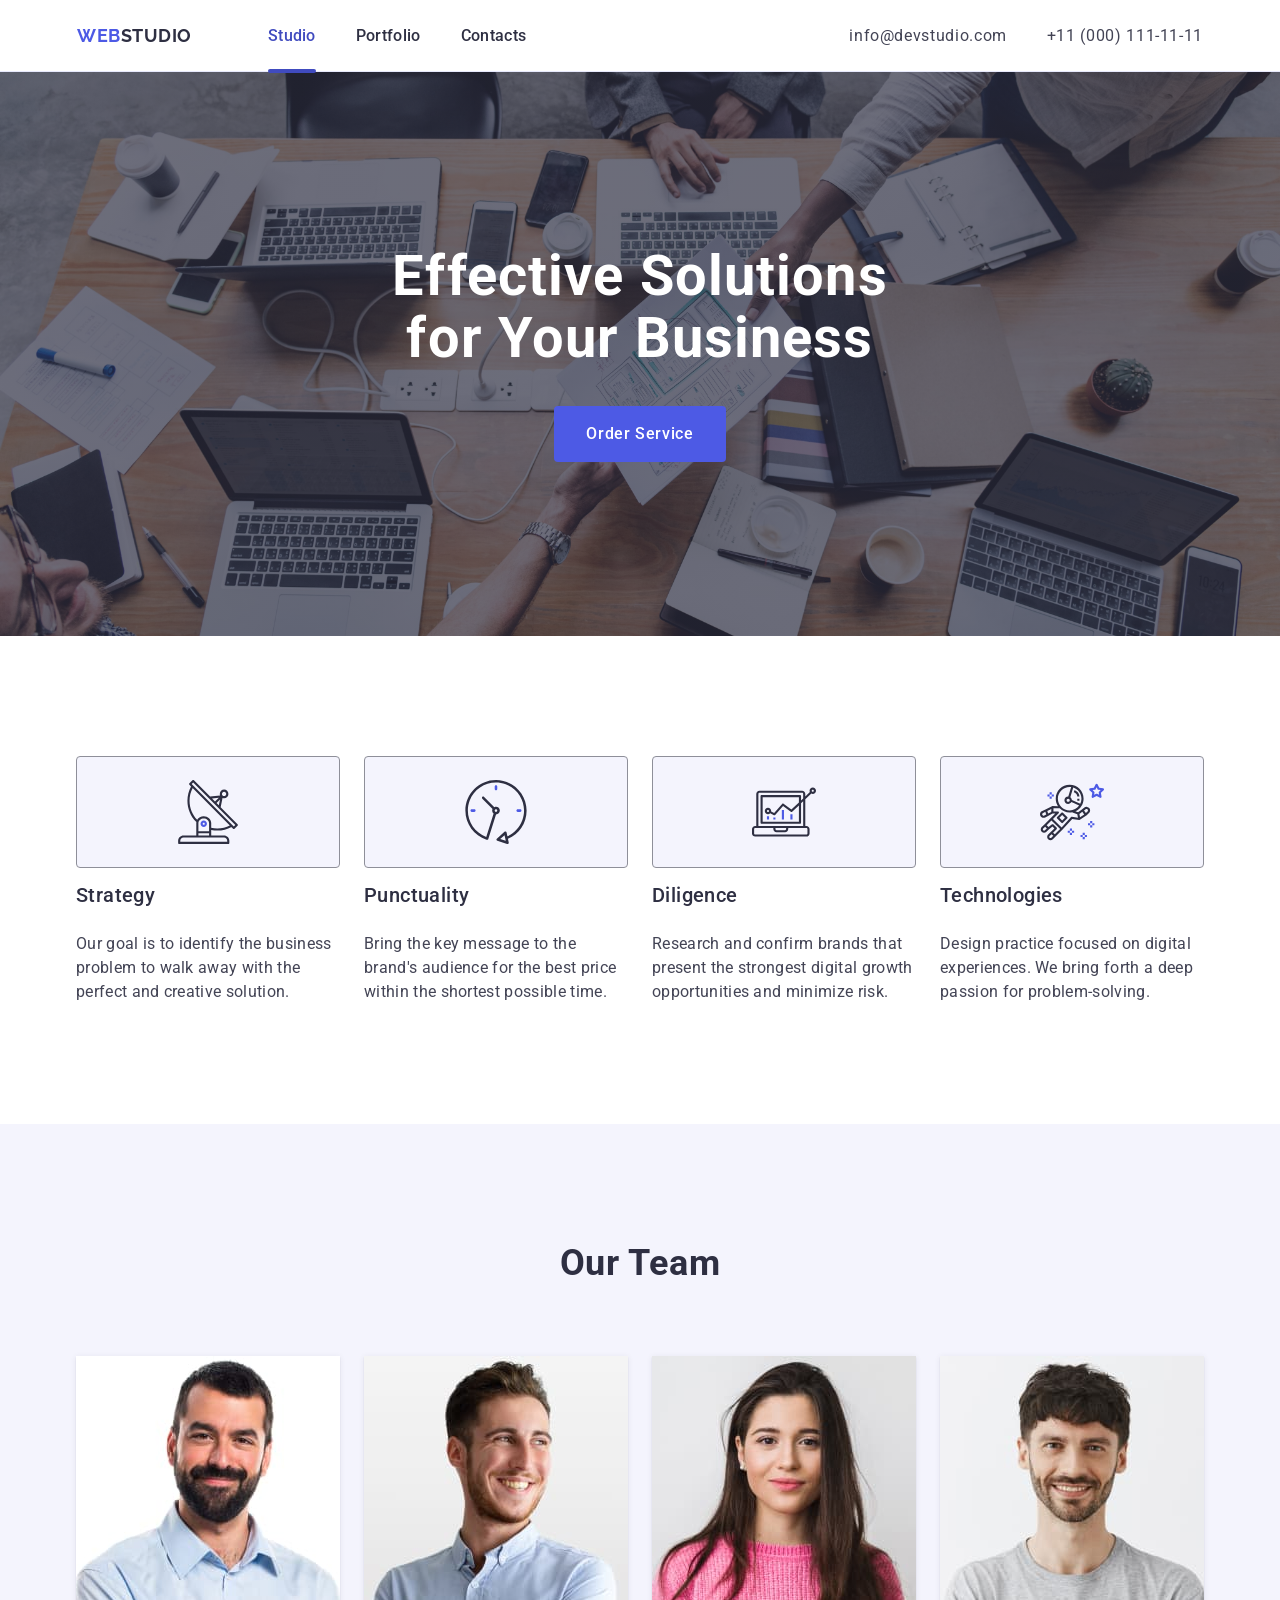
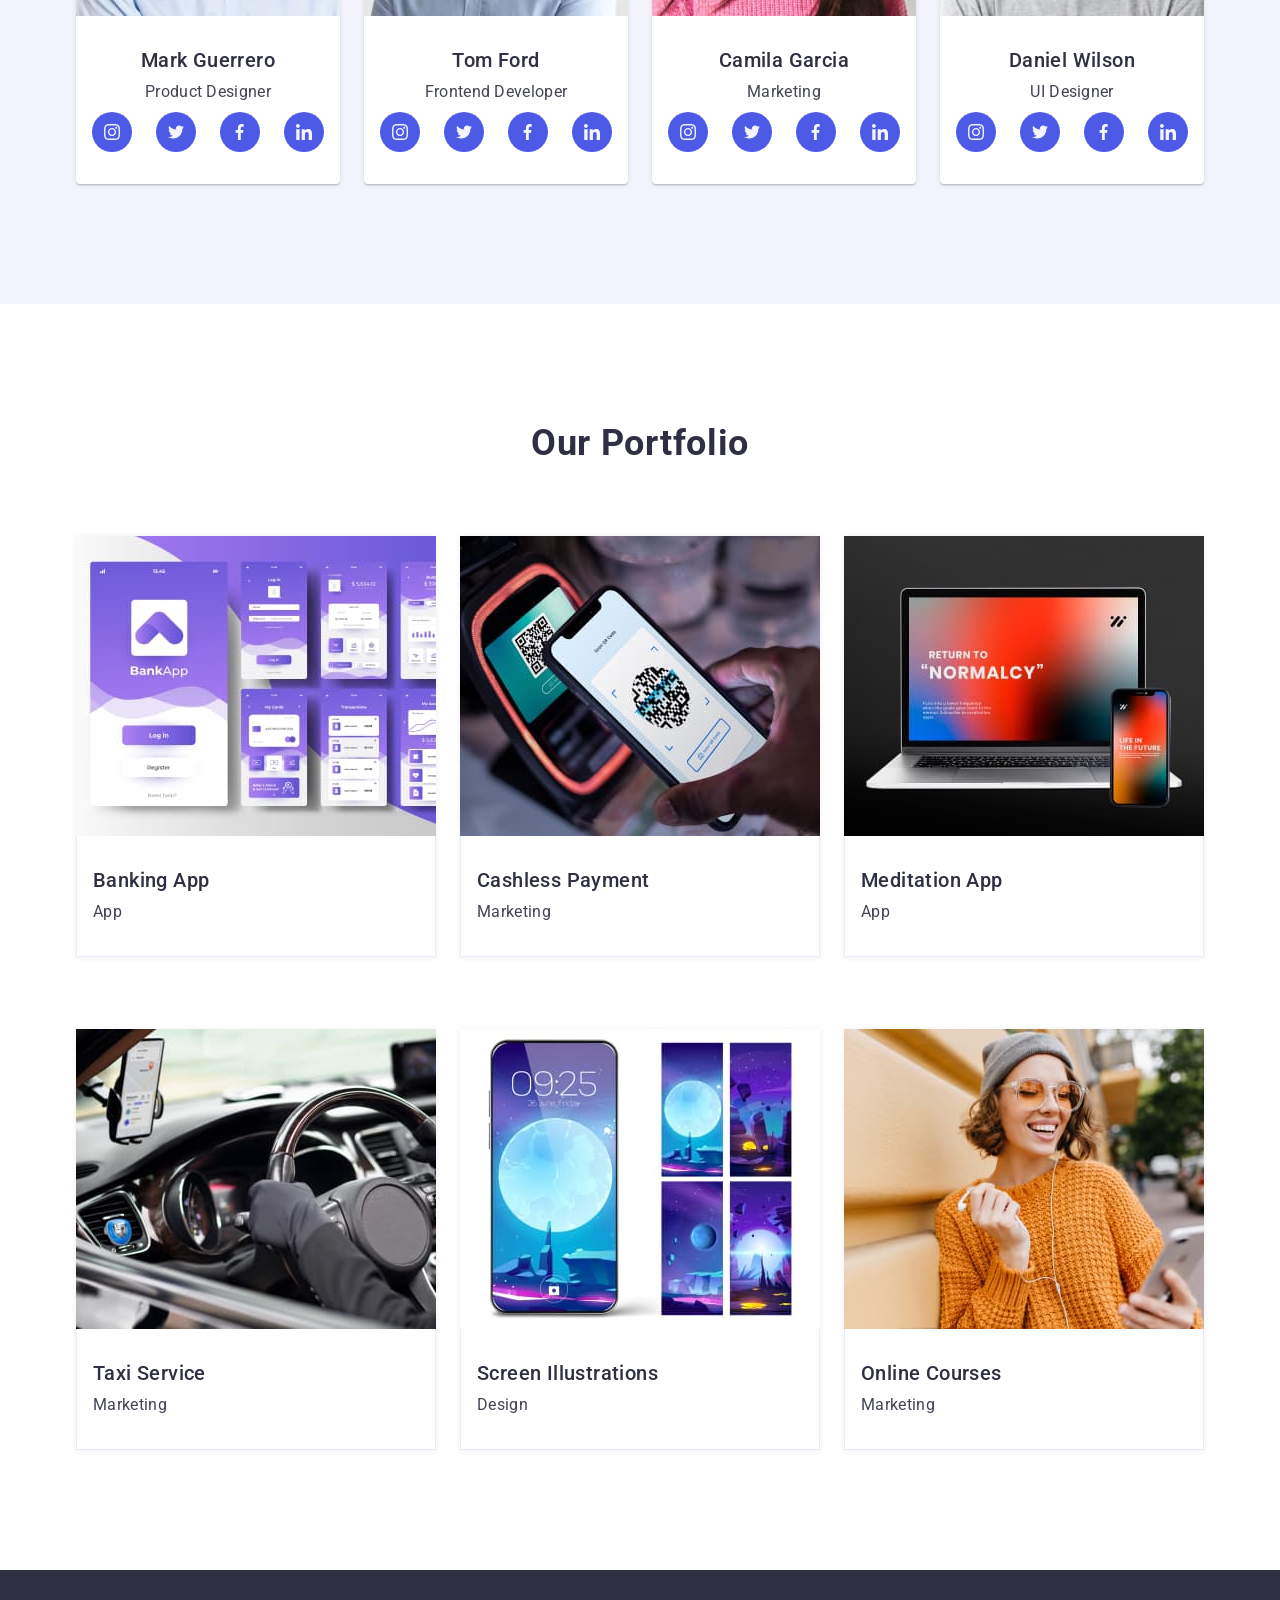
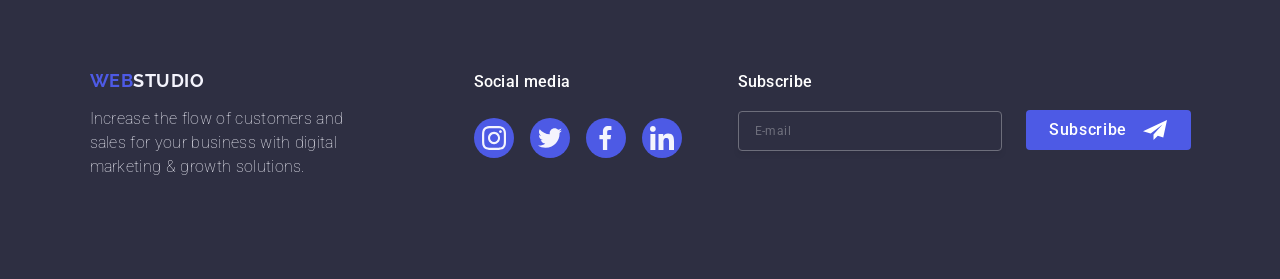
<file: index.html>
<!DOCTYPE html>
<html lang="en">

<head>
  <meta charset="UTF-8" />
  <meta name="viewport" content="width=device-width, initial-scale=1.0" />
  <link rel="stylesheet" href="https://cdnjs.cloudflare.com/ajax/libs/modern-normalize/3.0.0/modern-normalize.min.css"
    integrity="sha512-3axTZ/bKFZH5/qLFTl4U+mDbBDFW+5QO5L7D1HnOhlhJbcNDIVJxoNm6It77g0eUdzfKZlHirayqRC2qJaAOJw=="
    crossorigin="anonymous" referrerpolicy="no-referrer" />
  <link rel="preconnect" href="https://fonts.googleapis.com" />
  <link rel="preconnect" href="https://fonts.gstatic.com" crossorigin />
  <link href="https://fonts.googleapis.com/css2?family=Raleway:wght@700&family=Roboto:wght@400;500;700&display=swap"
    rel="stylesheet" />
  <link rel="stylesheet" href="./css/styles.css" />

  <title>WebStudio</title>
</head>

<body>
  <header class="head">
    <div class="container headcontainer">
      <nav class="headnav">
        <a href="./index.html" class="logo headlogo">Web<span class="logo2">Studio</span></a>
        <ul class="menu">
          <li><a href="./index.html" class="logolink std">Studio</a></li>
          <li><a href="" class="logolink">Portfolio</a></li>
          <li><a href="" class="logolink">Contacts</a></li>
        </ul>
      </nav>
      <address class="adress">
        <ul class="adresslist">
          <li class="adressa">
            <a href="mailto:info@devstudio.com" class="adress">info@devstudio.com</a>
          </li>
          <li>
            <a href="tel:+110001111111" class="adress">+11 (000) 111-11-11</a>
          </li>
        </ul>
      </address>
      <button class="burger-btn" type="button" data-menu-open>
        <svg class="burger-icon" width="24" height="24">
          <use href="./images/icons.svg#icon-burger"></use>
        </svg>
      </button>

    </div>
    <div class="mobile-menu" data-menu>
      <div class="container mobmcon">
        <button class="mobmclose" data-menu-close>
          <svg class="mobbuticon icon" width="8" height="8">
            <use class="icon" href="./images/icons.svg#icon-cross"></use>
          </svg>
        </button>
        <nav class="mobmnav">
          <ul class="mobmlist">
            <li>
              <a class="moblogo" href="./index.html">Studio</a>
            </li>
            <li><a class="mombtext" href="">Portfolio</a></li>
            <li><a class="mombtext" href="">Contacts</a></li>
          </ul>
        </nav>
        <ul class="mobmconlist">
          <li>
            <a class="mobmconlink2" href="mailto:info@devstudio.com">info@devstudio.com</a>
          </li>
          <li>
            <a class="mobmconlink" href="tel:+110001111111">+11 (000) 111-11-11</a>
          </li>
        </ul>
        </address>

        <ul class="mobsocul">
          <li class="mobsocli"><a class="mobsoclinl" href="">
              <svg width="24" height="24">
                <use href="./images/icons.svg#icon-instagram"></use>
              </svg></a></li>
          <li class="mobsocli"><a class="mobsoclinl" href="">
              <svg width="24" height="24">
                <use href="./images/icons.svg#icon-twitter"></use>
              </svg>
            </a></li>
          <li class="mobsocli"><a class="mobsoclinl" href=""><svg width="24" height="24">
                <use href="./images/icons.svg#icon-facebook"></use>
              </svg></a></li>
          <li class="mobsocli"><a class="mobsoclinl" href=""><svg width="24" height="24">
                <use href="./images/icons.svg#icon-linkedin"></use>
              </svg></a></li>
        </ul>
      </div>
    </div>
  </header>
  <main>
    <!-- Section One-->
    <section class="esfyb">
      <div class="container">
        <h1 class="esfybtxt">Effective Solutions for Your Business</h1>
        <button type="button" class="esfybbutton" data-modal-open>Order Service</button>
      </div>
    </section>
    <!-- Section Two-->
    <section class="sabout secpads">
      <div class="container">
        <h2 hidden class="sectwohid">Наші переваги</h2>
        <ul class="saboutul">
          <li class="saboutli">
            <div class="saboutdiv">
              <svg class="social-link-icon" width="64" height="64">
                <use href="./images/icons.svg#icon-antenna"></use>
              </svg>
            </div>
            <h3 class="nullseen">Strategy</h3>
            <p class="nullseenp">
              Our goal is to identify the business problem to walk away with
              the perfect and creative solution.
            </p>
          </li>
          <li class="saboutli">
            <div class="saboutdiv">
              <svg class="social-link-icon" width="64" height="64">
                <use href="./images/icons.svg#icon-clock"></use>
              </svg>
            </div>
            <h3 class="nullseen">Punctuality</h3>
            <p class="nullseenp">
              Bring the key message to the brand's audience for the best price
              within the shortest possible time.
            </p>
          </li>
          <li class="saboutli">
            <div class="saboutdiv">
              <svg class="social-link-icon" width="64" height="64">
                <use href="./images/icons.svg#icon-diagram"></use>
              </svg>
            </div>
            <h3 class="nullseen">Diligence</h3>
            <p class="nullseenp">
              Research and confirm brands that present the strongest digital
              growth opportunities and minimize risk.
            </p>
          </li>
          <li class="saboutli">
            <div class="saboutdiv">
              <svg class="social-link-icon" width="64" height="64">
                <use href="./images/icons.svg#icon-astronaut"></use>
              </svg>
            </div>
            <h3 class="nullseen">Technologies</h3>
            <p class="nullseenp">
              Design practice focused on digital experiences. We bring forth a
              deep passion for problem-solving.
            </p>
          </li>
        </ul>
      </div>
    </section>
    <!-- Section Three-->
    <section class="secthree secpads">
      <div class="container">
        <h2 class="otm">Our Team</h2>
        <ul class="cot">
          <li class="liststhree">
            <img src="./images/hum1.jpg" alt="Mark Guerrero" width="264" height="260" />
            <div class="ltd">
              <h3 class="listh">Mark Guerrero</h3>
              <p class="limgp">Product Designer</p>
              <ul class="otmsoc">
                <li class="otsocli">
                  <a href="" class="socl">
                    <svg class="soclic" width="16" height="16">
                      <use href="./images/icons.svg#icon-instagram"></use>
                    </svg>
                  </a>
                </li>
                <li class="otsocli">
                  <a href="" class="socl">
                    <svg class="soclic" width="16" height="16">
                      <use href="./images/icons.svg#icon-twitter"></use>
                    </svg>
                  </a>
                </li>
                <li class="otsocli">
                  <a href="" class="socl">
                    <svg class="soclic" width="16" height="16">
                      <use href="./images/icons.svg#icon-facebook"></use>
                    </svg>
                  </a>
                </li>
                <li class="otsocli">
                  <a href="" class="socl">
                    <svg class="soclic" width="16" height="16">
                      <use href="./images/icons.svg#icon-linkedin"></use>
                    </svg>
                  </a>
                </li>
              </ul>
            </div>
          </li>
          <li class="liststhree">
            <img src="./images/hum2.jpg" alt="Tom Ford" width="264" height="260" />
            <div class="ltd">
              <h3 class="listh">Tom Ford</h3>
              <p class="limgp">Frontend Developer</p>
              <ul class="otmsoc">
                <li class="otsocli">
                  <a href="" class="socl">
                    <svg class="soclic" width="16" height="16">
                      <use href="./images/icons.svg#icon-instagram"></use>
                    </svg>
                  </a>
                </li>
                <li class="otsocli">
                  <a href="" class="socl">
                    <svg class="soclic" width="16" height="16">
                      <use href="./images/icons.svg#icon-twitter"></use>
                    </svg>
                  </a>
                </li>
                <li class="otsocli">
                  <a href="" class="socl">
                    <svg class="soclic" width="16" height="16">
                      <use href="./images/icons.svg#icon-facebook"></use>
                    </svg>
                  </a>
                </li>
                <li class="otsocli">
                  <a href="" class="socl">
                    <svg class="soclic" width="16" height="16">
                      <use href="./images/icons.svg#icon-linkedin"></use>
                    </svg>
                  </a>
                </li>
              </ul>
            </div>
          </li>
          <li class="liststhree">
            <img src="./images/hum3.jpg" alt="Camila Garcia" width="264" height="260" />
            <div class="ltd">
              <h3 class="listh">Camila Garcia</h3>
              <p class="limgp">Marketing</p>
              <ul class="otmsoc">
                <li class="otsocli">
                  <a href="" class="socl">
                    <svg class="soclic" width="16" height="16">
                      <use href="./images/icons.svg#icon-instagram"></use>
                    </svg>
                  </a>
                </li>
                <li class="otsocli">
                  <a href="" class="socl">
                    <svg class="soclic" width="16" height="16">
                      <use href="./images/icons.svg#icon-twitter"></use>
                    </svg>
                  </a>
                </li>
                <li class="otsocli">
                  <a href="" class="socl">
                    <svg class="soclic" width="16" height="16">
                      <use href="./images/icons.svg#icon-facebook"></use>
                    </svg>
                  </a>
                </li>
                <li class="otsocli">
                  <a href="" class="socl">
                    <svg class="soclic" width="16" height="16">
                      <use href="./images/icons.svg#icon-linkedin"></use>
                    </svg>
                  </a>
                </li>
              </ul>
            </div>
          </li>
          <li class="liststhree">
            <img src="./images/hum4.jpg" alt="Daniel Wilson" width="264" height="260" />
            <div class="ltd">
              <h3 class="listh">Daniel Wilson</h3>
              <p class="limgp">UI Designer</p>
              <ul class="otmsoc">
                <li class="otsocli">
                  <a href="" class="socl">
                    <svg class="soclic" width="16" height="16">
                      <use href="./images/icons.svg#icon-instagram"></use>
                    </svg>
                  </a>
                </li>
                <li class="otsocli">
                  <a href="" class="socl">
                    <svg class="soclic" width="16" height="16">
                      <use href="./images/icons.svg#icon-twitter"></use>
                    </svg>
                  </a>
                </li>
                <li class="otsocli">
                  <a href="" class="socl">
                    <svg class="soclic" width="16" height="16">
                      <use href="./images/icons.svg#icon-facebook"></use>
                    </svg>
                  </a>
                </li>
                <li class="otsocli">
                  <a href="" class="socl">
                    <svg class="soclic" width="16" height="16">
                      <use href="./images/icons.svg#icon-linkedin"></use>
                    </svg>
                  </a>
                </li>
              </ul>
            </div>
          </li>
        </ul>
      </div>
    </section>
    <!-- Section Four-->
    <section class="secotm secpads">
      <div class="container">
        <h2 class="otm">Our Portfolio</h2>
        <ul class="some">
          <li class="otmsli">
            <div class="otmslicov">
              <img src="./images/imgbank.jpg" alt="image" width="360" />
              <p class="otmslicovp">
                14 Stylish and User-Friendly App Design Concepts · Task
                Manager App · Calorie Tracker App · Exotic Fruit Ecommerce App
                · Cloud Storage App
              </p>
              <div class="otmslicov2"></div>
            </div>

            <div class="somediv">
              <h3 class="items">Banking App</h3>
              <p class="itemsp">App</p>
            </div>
          </li>
          <li class="otmsli">
            <div class="otmslicov">
              <img src="./images/imgcashless.jpg" alt="image" width="360" />
              <p class="otmslicovp">
                14 Stylish and User-Friendly App Design Concepts · Task
                Manager App · Calorie Tracker App · Exotic Fruit Ecommerce App
                · Cloud Storage App
              </p>
              <div class="otmslicov2"></div>
            </div>

            <div class="somediv">
              <h3 class="items">Cashless Payment</h3>
              <p class="itemsp">Marketing</p>
            </div>
          </li>
          <li class="otmsli">
            <div class="otmslicov">
              <img src="./images/imgmedit.jpg" alt="image" width="360" />
              <p class="otmslicovp">
                14 Stylish and User-Friendly App Design Concepts · Task
                Manager App · Calorie Tracker App · Exotic Fruit Ecommerce App
                · Cloud Storage App
              </p>
              <div class="otmslicov2"></div>
            </div>

            <div class="somediv">
              <h3 class="items">Meditation App</h3>
              <p class="itemsp">App</p>
            </div>
          </li>
          <li class="otmsli">
            <div class="otmslicov">
              <img src="./images/imgtaxi.jpg" alt="image" width="360" />
              <p class="otmslicovp">
                14 Stylish and User-Friendly App Design Concepts · Task
                Manager App · Calorie Tracker App · Exotic Fruit Ecommerce App
                · Cloud Storage App
              </p>
              <div class="otmslicov2"></div>
            </div>

            <div class="somediv">
              <h3 class="items">Taxi Service</h3>
              <p class="itemsp">Marketing</p>
            </div>
          </li>
          <li class="otmsli">
            <div class="otmslicov">
              <img src="./images/imgscreen.jpg" alt="image" width="360" />
              <p class="otmslicovp">
                14 Stylish and User-Friendly App Design Concepts · Task
                Manager App · Calorie Tracker App · Exotic Fruit Ecommerce App
                · Cloud Storage App
              </p>
              <div class="otmslicov2"></div>
            </div>

            <div class="somediv">
              <h3 class="items">Screen Illustrations</h3>
              <p class="itemsp">Design</p>
            </div>
          </li>
          <li class="otmsli">
            <div class="otmslicov">
              <img src="./images/imgonline.jpg" alt="image" width="360" />
              <p class="otmslicovp">
                14 Stylish and User-Friendly App Design Concepts · Task
                Manager App · Calorie Tracker App · Exotic Fruit Ecommerce App
                · Cloud Storage App
              </p>
              <div class="otmslicov2"></div>
            </div>

            <div class="somediv">
              <h3 class="items">Online Courses</h3>
              <p class="itemsp">Marketing</p>
            </div>
          </li>
        </ul>
      </div>
    </section>
  </main>
  <footer class="foot">
    <div class="container foottxtdiv">
      <div class="footcontainer">
        <a href="./index.html" class="logo footlogo">Web<span class="logothree">Studio</span></a>
        <p class="footp">
          Increase the flow of customers and sales for your business with
          digital marketing & growth solutions.
        </p>
      </div>
      <div class="footsoc">
        <p class="footsocp">Social media</p>
        <ul class="otmsoc foototmsoc">
          <li class="otsocli">
            <a href="" class="socl footsoclic">
              <svg class="soclic" width="24" height="24">
                <use href="./images/icons.svg#icon-instagram"></use>
              </svg>
            </a>
          </li>
          <li class="otsocli">
            <a href="" class="socl footsoclic">
              <svg class="soclic" width="24" height="24">
                <use href="./images/icons.svg#icon-twitter"></use>
              </svg>
            </a>
          </li>
          <li class="otsocli">
            <a href="" class="socl footsoclic">
              <svg class="soclic" width="24" height="24">
                <use href="./images/icons.svg#icon-facebook"></use>
              </svg>
            </a>
          </li>
          <li class="otsocli">
            <a href="" class="socl footsoclic">
              <svg class="soclic" width="24" height="24">
                <use href="./images/icons.svg#icon-linkedin"></use>
              </svg>
            </a>
          </li>
        </ul>
      </div>
      <div class="footermail">
        <p class="footermailp">Subscribe</p>
        <form class="footerform">
          <label class="footerlabel">
            <input class="footerinput" type="email" id="footer-email" name="footer-email"
              placeholder="E-mail" /></label>
          <button class="footerbutton" type="submit">
            Subscribe
            <svg class="footer-btn-icon" width="24" height="24">
              <use href="./images/icons.svg#icon-subscribe"></use>
            </svg>
          </button>
        </form>
      </div>
    </div>
  </footer>
  <!--Qra-->
  <div class="backdrop" data-modal>
    <div class="mod">
      <button class="modbutton" type="button" data-modal-close>
        <svg class="modbuttonicon" width="8" height="8">
          <use href="./images/icons.svg#icon-cross"></use>
        </svg>
      </button>
      <p class="modp">
        Leave your contacts and we will call you back
      </p>
      <form class="fform">
        <div class="formdiv">
          <label class="formlabel" for="user-name">Name</label>
          <div class="inputdiv">
            <input type="text" class="inputi" id="user-name" name="user-name" pattern="[a-zA-Zа-яА-ЯіІїЇєЄґҐ']+"
              title="Yuriy" required />
            <svg class="formicon" width="18" height="24">
              <use href="./images/icons.svg#icon-person"></use>
            </svg>
          </div>
        </div>
        <div class="formdiv">
          <label class="formlabel" for="user-phone">Phone</label>
          <div class="inputdiv">
            <input class="inputi" type="tel" id="user-phone" name="user-phone"
              pattern="[0-9]{3}-[0-9]{3}-[0-9]{2}-[0-9]{2}" title="XXX-XXX-XX-XX" required />
            <svg class="formicon" width="18" height="24">
              <use href="./images/icons.svg#icon-phone"></use>
            </svg>
          </div>
        </div>
        <div class="formdiv">
          <label class="formlabel" for="user-email">Email</label>
          <div class="inputdiv">
            <input class="inputi" type="email" id="user-email" name="user-email" required />
            <svg class="formicon" width="18" height="24">
              <use href="./images/icons.svg#icon-mail"></use>
            </svg>
          </div>
        </div>
        <div class="formdiv comb">
          <label class="formlabel" for="user-comment">Comment</label>
          <textarea class="comtxt" id="user-comment" name="user-comment" required placeholder="Text input"></textarea>
        </div>
        <div class="cboxdiv">
          <input class="cbox visually-hidden" id="user-privacy" type="checkbox" name="user-privacy" value="true"
            required />
          <label class="formlabel" for="user-privacy"><span class="ffspan">
              <svg class="review-form-own-checkbox-icon" width="10" height="8">
                <use href="./images/icons.svg#icon-checkbox"></use>
              </svg> </span>I accept the terms and conditions of the
            <a class="pollink" href="">Privacy Policy</a></label>
        </div>
        <button class="contsubmit" type="submit">Send</button>
      </form>
    </div>
  </div>
  <script src="./modal.js"></script>
  <script src="./menu.js"></script>
</body>

</html>
</file>
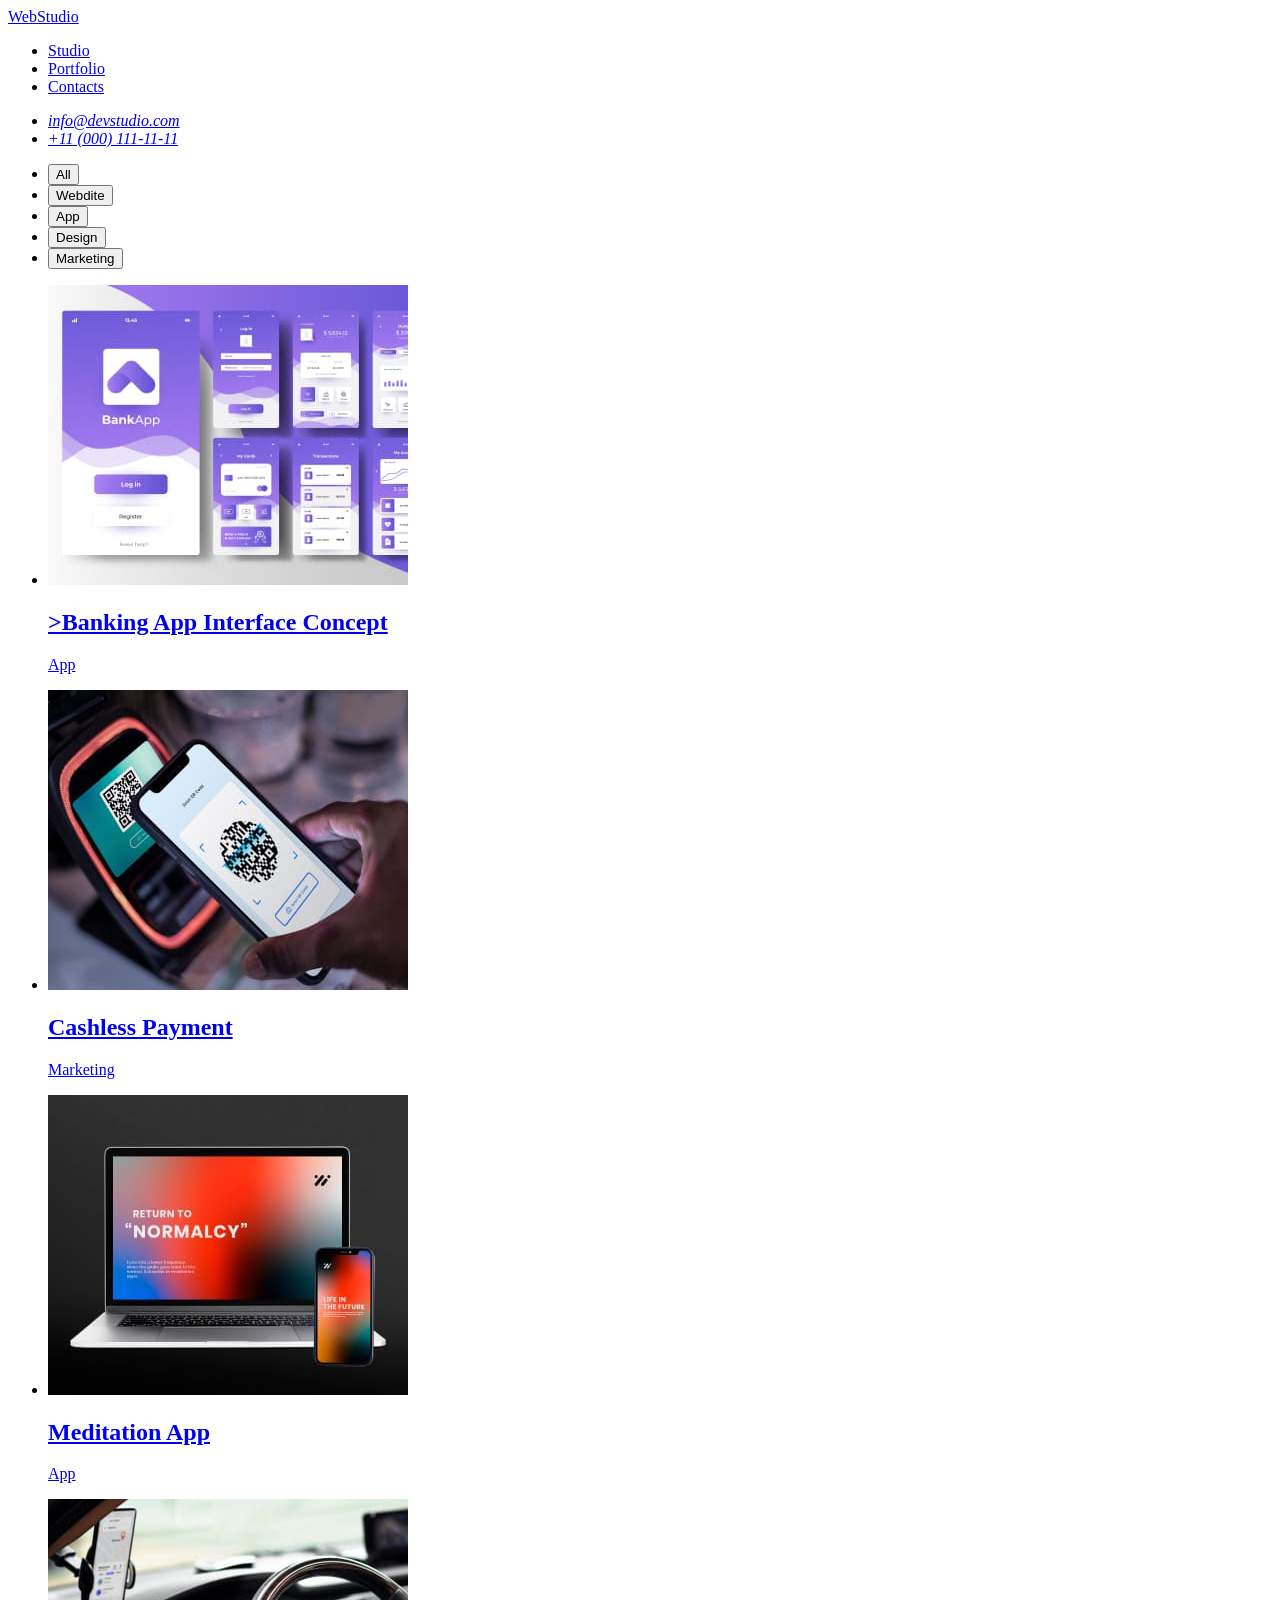
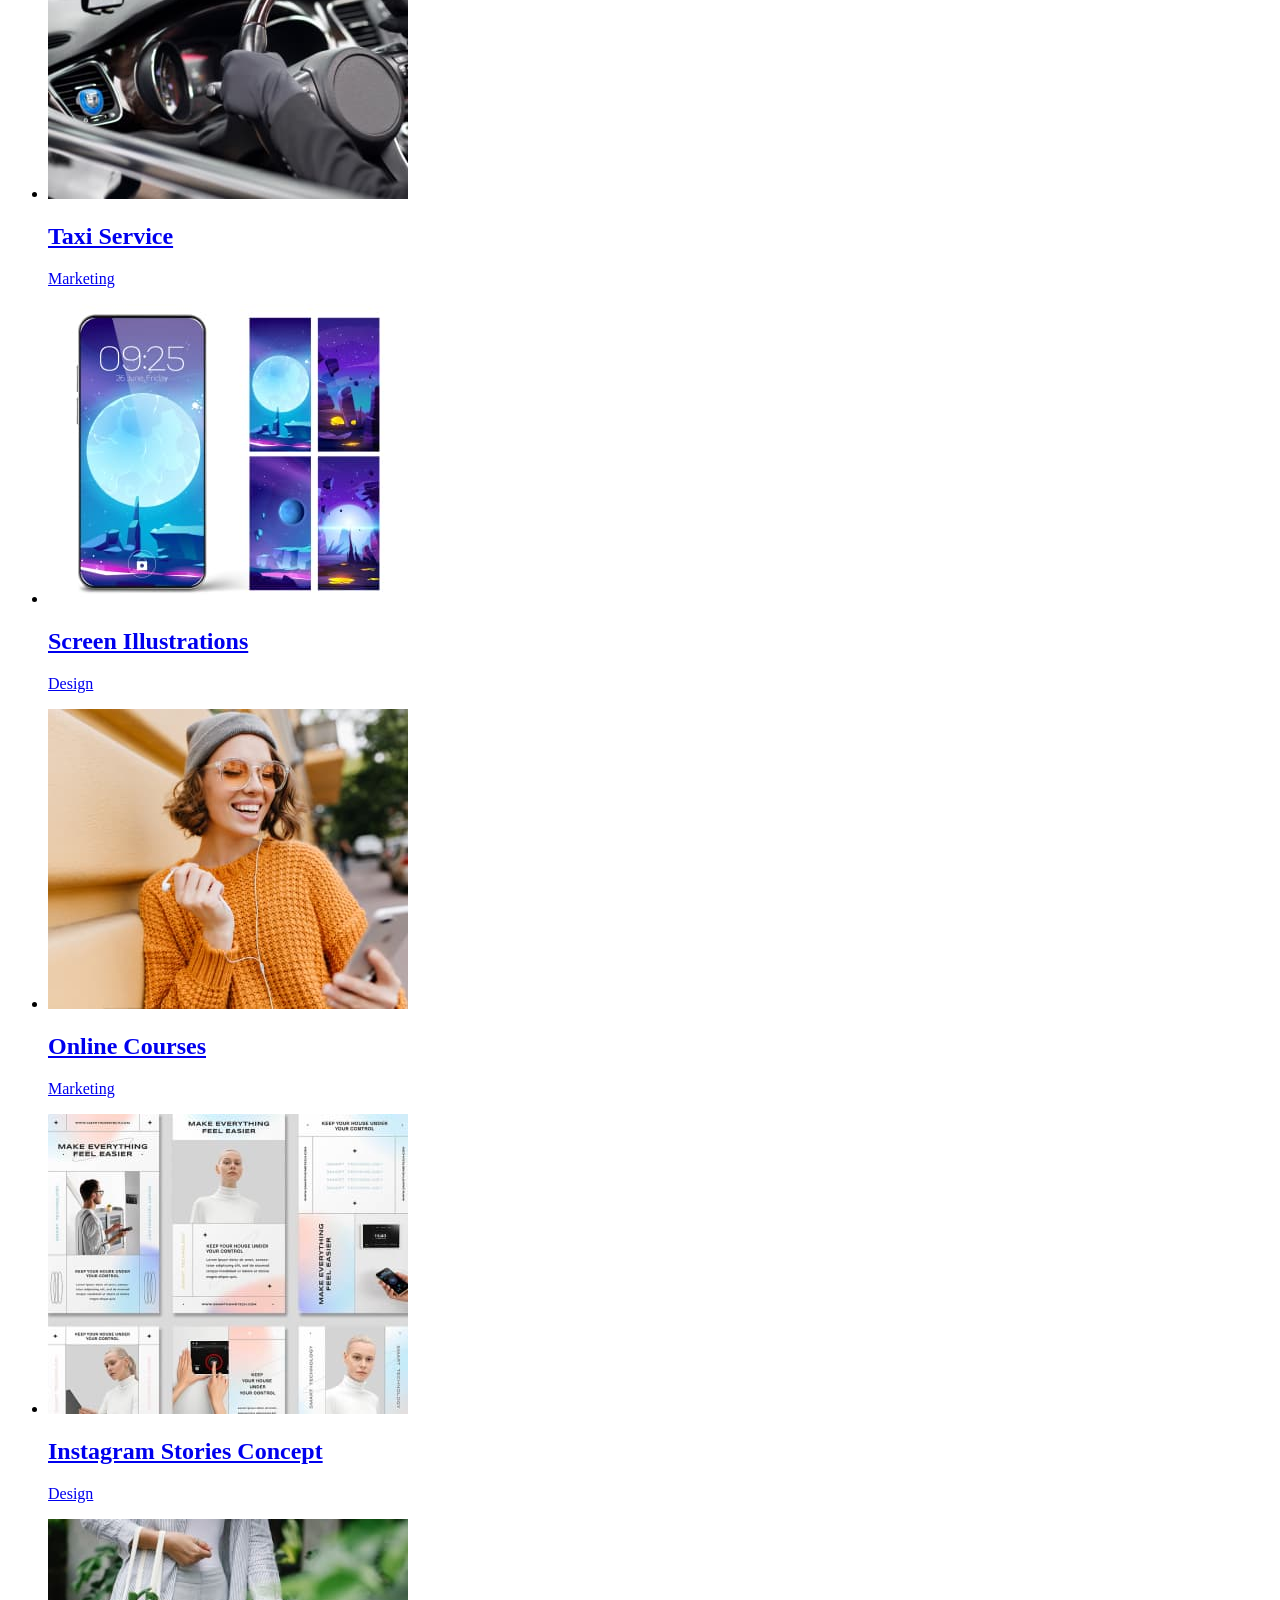
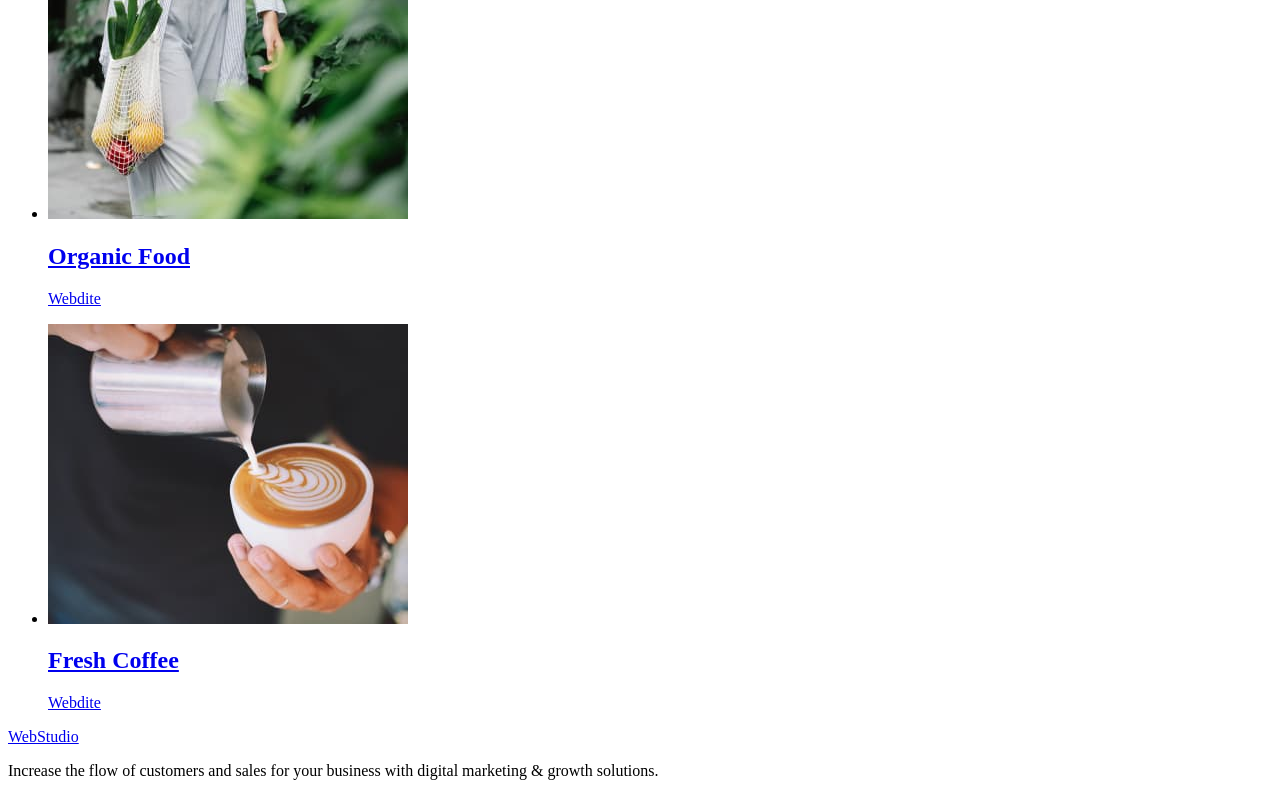
<file: portfolio.html>
<!DOCTYPE html>
<html lang="en">
  <head>
    <meta charset="UTF-8" />
    <meta name="viewport" content="width=device-width, initial-scale=1.0" />
    <title>WebStudio Portfolio</title>
  </head>
  <body>
    <header>
      <nav>
        <a href="./index.html">WebStudio</a>
        <ul>
          <li><a href="#">Studio</a></li>
          <li><a href="#">Portfolio</a></li>
          <li><a href="#">Contacts</a></li>
        </ul>
      </nav>
      <address>
        <ul>
          <li>
            <a href="href=”mailto:info@devstudio.com”">info@devstudio.com</a>
          </li>
          <li><a href="tel:+110001111111">+11 (000) 111-11-11</a></li>
        </ul>
      </address>
    </header>
    <main>
      <section>
        <h1 hidden>Our works</h1>
        <ul>
          <li><button type="button">All</button></li>
          <li><button type="button">Webdite</button></li>
          <li><button type="button">App</button></li>
          <li><button type="button">Design</button></li>
          <li><button type="button">Marketing</button></li>
        </ul>
        <ul>
          <li>
            <a href="#">
              <img src="./images/imgbank.jpg" alt="image" />
              <h2>>Banking App Interface Concept</h2>
              <p>App</p>
            </a>
          </li>
          <li>
            <a href="#">
              <img src="./images/imgcashless.jpg" alt="image" />
              <h2>Cashless Payment</h2>
              <p>Marketing</p>
            </a>
          </li>
          <li>
            <a href="#">
              <img src="./images/imgmedit.jpg" alt="image" />
              <h2>Meditation App</h2>
              <p>App</p>
            </a>
          </li>
          <li>
            <a href="#">
              <img src="./images/imgtaxi.jpg" alt="image" />
              <h2>Taxi Service</h2>
              <p>Marketing</p>
            </a>
          </li>
          <li>
            <a href="#">
              <img src="./images/imgscreen.jpg" alt="image" />
              <h2>Screen Illustrations</h2>
              <p>Design</p>
            </a>
          </li>
          <li>
            <a href="#">
              <img src="./images/imgonline.jpg" alt="image" />
              <h2>Online Courses</h2>
              <p>Marketing</p>
            </a>
          </li>
          <li>
            <a href="#">
              <img src="./images/imgstories.jpg" alt="image" />
              <h2>Instagram Stories Concept</h2>
              <p>Design</p>
            </a>
          </li>
          <li>
            <a href="#">
              <img src="./images/imgorganic.jpg" alt="image" />
              <h2>Organic Food</h2>
              <p>Webdite</p>
            </a>
          </li>
          <li>
            <a href="#">
              <img src="./images/imgfresh.jpg" alt="image" />
              <h2>Fresh Coffee</h2>
              <p>Webdite</p>
            </a>
          </li>
        </ul>
      </section>
    </main>
    <footer>
      <a href="./index.html">WebStudio</a>
      <p>
        Increase the flow of customers and sales for your business with digital
        marketing & growth solutions.
      </p>
    </footer>
  </body>
</html>
</file>
<file: css/styles.css>
/* glob */
body {
  font-family: 'Roboto', sans-serif;
  color: #434455;
  background-color: #ffffff;
}

header {
  background: #ffffff;
}

footer {
  background: rgba(46, 47, 66, 1);
}

a {
  text-decoration: none;
}

ul,
ol {
  list-style-type: none;
  margin-top: 0;
  margin-bottom: 0;
  padding-left: 0;
}

img {
  display: block;
}

/*
ol {
    list-style-type: none;
    margin-top: 0;
    margin-bottom: 0;
    padding-left: 0;
} */
h1,
h2,
h3,
h4,
h5,
h6,
p {
  margin-top: 0;
  margin-bottom: 0;
  padding-left: 0;
}

ul {
  list-style: none;
}

/* loc */
.container {
  max-width: 320px;
  margin-left: auto;
  margin-right: auto;
  padding-left: 16px;
  padding-right: 16px;
}

.logo {
  font-family: 'Raleway', sans-serif;
  font-weight: 700;
  font-size: 18px;
  line-height: 1.17;
  letter-spacing: 0.03em;
  text-transform: uppercase;
  color: #4d5ae5;
}

.headlogo {
  margin-right: 0px;
}

.headlogo .logo2 {
  color: #2e2f42;
}

.logolink {
  display: block;
  font-size: 16px;
  font-weight: 500;
  line-height: 1.5;
  letter-spacing: 0.02em;
  color: #2e2f42;
  padding-top: 24px;
  padding-bottom: 24px;
  transition-property: color;
  transition-duration: 250ms;
  transition-timing-function: cubic-bezier(0.4, 0, 0.2, 1);
}

.std {
  position: relative;
  color: #404bbf;
}

.std::after {
  display: block;
  background-color: #404bbf;
  margin-right: auto;
  margin-left: auto;
  content: '';
  position: absolute;
  width: 100%;

  height: 4px;
  padding-bottom: 0;
  border-radius: 2px;
  left: 0;
  bottom: -1px;
}

.logolink:hover {
  color: #404bbf;
}

.logolink:focus {
  color: #404bbf;
}

.adress {
  display: none;
  font-style: normal;
  font-family: Roboto;
  font-size: 16px;
  font-weight: 400;
  line-height: 1.5;
  letter-spacing: 0.02em;
  text-align: left;
  color: #434455;
  padding-top: 24px;
  padding-bottom: 24px;
  transition-property: color;
  transition-duration: 250ms;
  transition-timing-function: cubic-bezier(0.4, 0, 0.2, 1);
}

.adress:hover {
  color: #404bbf;
}

.adress:focus {
  color: #404bbf;
}

.esfyb {
  background-color: rgba(46, 47, 66, 0.7);
  background-image: linear-gradient(rgba(46, 47, 66, 0.7), rgba(46, 47, 66, 0.7)), url(../images/backgr1.jpg);
  background-repeat: no-repeat;
  background-position: center;
  background-size: cover;
  padding: 72px 0;
  margin-left: auto;
  margin-right: auto;
}

.esfyb .container {
  max-width: 320px;
  margin-left: auto;
  margin-right: auto;
  text-align: center;
}

.esfyb .secpads {
  padding: 188px 0 188px;
}

.esfybtxt {
  font-weight: 700;
  font-size: 36px;
  line-height: 1.11;
  letter-spacing: 0.02em;
  text-align: center;
  color: #ffffff;
  max-width: 216px;
  margin-left: auto;
  margin-right: auto;
}

.esfybbutton {
  font-weight: 500;
  font-size: 16px;
  line-height: 1.5;
  letter-spacing: 0.04em;
  color: #ffffff;
  background-color: #4d5ae5;
  cursor: pointer;
  border: none;
  border-radius: 4px;
  min-width: 169px;
  padding: 16px 32px;
  display: block;
  margin-left: auto;
  margin-right: auto;
  margin-top: 72px;
  transition-property: background-color;
  transition-duration: 250ms;
  transition-timing-function: cubic-bezier(0.4, 0, 0.2, 1);
}

.esfybbutton:hover {
  background-color: #404bbf;
}

.esfybbutton:focus {
  background-color: #404bbf;
}

.nullseen {
  font-weight: 700;
  font-size: 36px;
  line-height: 1.11;
  letter-spacing: 0.02em;
  text-align: center;
  color: #2e2f42;
  height: 40px;
}

.footerbutton:focus {
  background-color: #404bbf;
}

.secimg {
  margin-left: auto;
  margin-right: auto;
}

.footerbutton:hover {
  background-color: #404bbf;
}

.nullseenp {
  font-weight: 500;
  font-size: 16px;
  line-height: 1.5;
  letter-spacing: 0.02em;
  color: #434455;
}

.saboutdiv {
  background-color: #f4f4fd;
  border: 1px solid #8e8f99;
  display: flex;
  align-items: center;
  justify-content: center;
  width: 264px;
  height: 112px;
  border-radius: 4px;
  margin-bottom: 8px;
  display: none;
}

.secthree {
  background-color: #f4f4fd;
}

.otm {
  line-height: 1.11;
  color: #2e2f42;
  font-family: Roboto;
  font-size: 36px;
  font-weight: 700;
  letter-spacing: 0.02em;

  text-align: center;
  text-transform: capitalize;
}

.liststhree {
  background-color: #ffffff;
  width: fit-content;
  display: flex;
  flex-direction: column;
  border-radius: 0 0 4px 4px;
  box-shadow: 0 2px 1px 0 rgba(46, 47, 66, 0.08),
    0 1px 1px 0 rgba(46, 47, 66, 0.16), 0 1px 6px 0 rgba(46, 47, 66, 0.08);
}

.otmsli:hover,
.otmsli:focus {
  box-shadow: 0 2px 1px 0 rgba(46, 47, 66, 0.08),
    0 1px 1px 0 rgba(46, 47, 66, 0.16), 0 1px 6px 0 rgba(46, 47, 66, 0.08);
}

.liststhree .ltd {
  padding-top: 32px;
  padding-bottom: 32px;
}

.listh {
  color: #2e2f42;
  font-family: Roboto;
  font-size: 20px;
  font-weight: 500;
  line-height: 1.2;
  letter-spacing: 0.02em;
  text-align: center;
  margin-bottom: 8px;
}

.page-main-first-section-item {
  width: calc((100% - 3 * 24px) / 4);
  display: flex;
  flex-direction: column;
}

.cot {
  display: flex;
  flex-direction: column;
  row-gap: 72px;
  gap: 24px;
  align-items: center;
  padding-top: 72px;
}

.sectwohid {
  position: absolute;
  overflow: hidden;
  margin: -1px;
  border: 0;
  padding: 0;
  white-space: nowrap;
  clip-path: inset(100%);
  clip: rect(0 0 0 0);
  width: 1px;
  height: 1px;
}

.saboutul {
  display: flex;
  flex-direction: column;
  row-gap: 72px;
}

.saboutli {
  display: flex;
  flex-direction: column;
  gap: 8px;
}

.limg {
  line-height: 1.11;
  font-family: Roboto;
  line-height: 1.11;
  font-weight: 400;
  letter-spacing: 0.02em;
  text-align: center;
}

.limgp {
  font-size: 16px;
  line-height: 1.5;
  letter-spacing: 0.02em;
  text-align: center;
}

.logothree {
  color: #f4f4fd;
  font-family: Raleway;
  font-size: 18px;
  font-weight: 700;
  line-height: 1.17;
  letter-spacing: 0.03em;
  text-align: left;
}

.footp {
  line-height: 1.5;
  color: #f4f4fd;
  font-family: Roboto;
  font-size: 16px;
  font-weight: 100;
  letter-spacing: 0.02em;
  text-align: left;
  width: 264px;
}

.items {
  color: #2e2f42;
  font-family: Roboto;
  font-size: 20px;
  font-weight: 500;
  line-height: 1.2;
  letter-spacing: 0.02em;
  text-align: left;
  margin-bottom: 8px;
}

.itemsp {
  font-family: Roboto;
  font-size: 16px;
  font-weight: 400;
  line-height: 1.5;
  letter-spacing: 0.02em;
  text-align: left;
}

.socl {
  background-color: #4d5ae5;
  fill: #f4f4fd;
  display: flex;
  align-items: center;
  justify-content: center;
  width: 40px;
  height: 40px;
  border-radius: 50%;
  transition-property: background-color;
  transition-duration: 250ms;
  transition-timing-function: cubic-bezier(0.4, 0, 0.2, 1);
}

.socl:hover,
.socl:focus {
  background-color: #404bbf;
}

.otmsoc {
  display: flex;
  justify-content: center;
  gap: 24px;
  margin: 8px 16px 0;
}

.head {
  top: 0;
  left: 0;
  background-color: #ffffff;
  width: 100%;
  z-index: 99;
  border-bottom: 1px solid #e7e9fc;
  box-shadow: 0 1px 6px 0 rgba(46, 47, 66, 0.08), 0 1px 1px 0 rgba(46, 47, 66, 0.16), 0 2px 1px 0 rgba(46, 47, 66, 0.08);
  background: #fff;
}

.head .container {
  display: flex;
  justify-content: space-between;
}



.headnav .logo {
  display: block;
  padding-top: 17.5px;
  padding-bottom: 17.5px;
}

.headcon {
  max-width: 1158px;
  margin-left: auto;
  margin-right: auto;
  padding-left: 15px;
  padding-right: 15px;
}

.some {
  background-color: #ffffff;
  display: flex;
  flex-wrap: wrap;
  column-gap: 24px;
  row-gap: 48px;
  flex-direction: row;
}

.somediv {
  border: 1px solid #e7e9fc;
  border-top: none;
  padding: 32px 16px;
}

.otmsli {
  background-color: #ffffff;
  display: flex;
  flex-direction: column;
  position: relative;
  width: calc((100% - 2 * 24px) / 3);
  flex-basis: 360px;
  transition-property: box-shadow;
  transition-duration: 250ms;
  transition-timing-function: cubic-bezier(0.4, 0, 0.2, 1);
}

.otmslicov {
  position: relative;
  overflow: hidden;
}

.otmslicov:hover .otmslicov2 {
  transform: translateY(0%);
}

.otmslicovp {
  background-color: #4d5ae5;
  overflow: auto;
  position: absolute;
  color: #f4f4fd;
  line-height: 1.5;
  letter-spacing: 0.02em;

  padding: 40px 32px;

  top: 0;
  left: 0;
  width: 100%;
  height: 100%;

  transform: translateY(100%);
  transition-property: transform;
  transition-duration: 250ms;
  transition-timing-function: cubic-bezier(0.4, 0, 0.2, 1);
}

.otmsli:hover .otmslicovp {
  transform: translateY(0%);
}

.menu {
  display: flex;
  display: none;
}

.adresslist {
  display: flex;
  gap: 40px;
}

.sabout {
  padding: 120px 0 120px;
}

.secpads {
  padding-top: 96px;
  padding-bottom: 96px;
}

.secthree .secpads {
  background-color: #f4f4fd;
  padding-top: 96px;
  padding-bottom: 96px;
}

.secpadsone {
  padding-top: 188px;
  padding-bottom: 188px;
}

.foot {
  padding: 100px 0 100px;
}

.footlogo {
  display: inline-block;
  margin-bottom: 16px;
}

.footsoclic:hover,
.footsoclic:focus {
  background-color: #31d0aa;
}

.footermail {
  margin-left: 0px;
}

.footsocp {
  color: #ffffff;
  font-weight: 500;
  font-size: 16px;
  line-height: 1.5;
  letter-spacing: 0.02em;
  text-align: center;
  margin-bottom: 24px;
}

.foottxtdiv {
  display: flex;
  flex-direction: column;
  row-gap: 72px;
}

.foototmsoc {
  margin: 0;
  gap: 16px;
}

.footcontainer {
  max-width: 320px;

  text-align: center;
}


.footermailp {
  color: #ffffff;
  font-weight: 500;
  font-size: 16px;
  line-height: 1.5;
  letter-spacing: 0.02em;
  margin-bottom: 16px;
  text-align: center;
}

.footerform {
  display: flex;
  flex-direction: column;
  align-items: center;
}

.footerinput {
  border: 1px solid #ffffff;
  border-radius: 4px;
  width: 288px;
  height: 40px;
  box-shadow: 0 4px 4px 0 rgba(0, 0, 0, 0.15);
  background-color: transparent;
  padding: 8px 16px;
  opacity: 0.3;
  margin-bottom: 16px;
  font-size: 12px;
  line-height: 2;
  letter-spacing: 0.04em;
  color: #ffffff;
}

.footerinput::placeholder {
  color: #ffffff;
  font-size: 12px;
  line-height: 2;
  letter-spacing: 0.04em;
}

.footerbutton {
  font-family: 'Roboto', sans-serif;
  font-weight: 500;
  font-size: 16px;
  line-height: 1.5;
  letter-spacing: 0.04em;
  color: #ffffff;
  background-color: #4d5ae5;
  cursor: pointer;
  border: none;
  border-radius: 4px;
  min-width: 165px;
  height: 40px;
  display: flex;
  justify-content: center;
  align-items: center;
  transition-property: background-color;
  transition-duration: 250ms;
  transition-timing-function: cubic-bezier(0.4, 0, 0.2, 1);
}



.footericon {
  fill: #ffffff;
  transition-property: fill;
  margin-left: 16px;
  transition-duration: 250ms;
  transition-timing-function: cubic-bezier(0.4, 0, 0.2, 1);
}

.footer-btn-icon {
  fill: #ffffff;
  transition-property: fill;
  margin-left: 16px;
  transition-duration: 250ms;
  transition-timing-function: cubic-bezier(0.4, 0, 0.2, 1);
}

.backdrop {
  position: fixed;
  left: 0;
  top: 0;
  width: 100%;
  height: 100%;
  background-color: rgba(46, 47, 66, 0.4);
  z-index: 999;
  opacity: 0;
  visibility: hidden;

  transition-property: opacity, visibility;
  transition-duration: 250ms;
  transition-timing-function: cubic-bezier(0.4, 0, 0.2, 1);
}

.backdrop.is-open {
  visibility: visible;
  opacity: 1;
}

.mod {
  position: absolute;
  top: 50%;
  left: 50%;
  transform: translate(-50%, -50%);
  width: 288px;
  min-height: 623px;
  box-shadow: 0 1px 1px 0 rgba(0, 0, 0, 0.14), 0 1px 3px 0 rgba(0, 0, 0, 0.12),
    0 2px 1px 0 rgba(0, 0, 0, 0.2);
  background-color: #fcfcfc;
  border-radius: 4px;
  padding: 72px 16px 24px 16px;

  transition-property: transform;
  transition-duration: 250ms;
  transition-timing-function: cubic-bezier(0.4, 0, 0.2, 1);
}

.modbutton {
  background-color: #e7e9fc;
  position: absolute;
  display: flex;
  align-items: center;
  justify-content: center;
  cursor: pointer;
  transition: background-color 250ms cubic-bezier(0.4, 0, 0.2, 1),
    border 250ms cubic-bezier(0.4, 0, 0.2, 1);
  border: 1px solid rgba(0, 0, 0, 0.1);
  top: 24px;
  right: 24px;
  width: 24px;
  height: 24px;
  border-radius: 50%;

  padding: 0;
}

.mobmlink .moblogo {
  color: #4d5ae5;
  font-weight: 700;
  font-size: 36px;
  line-height: 1.11;
  letter-spacing: 0.02em;
  transition: color 250ms cubic-bezier(0.4, 0, 0.2, 1);
}

.mombtext {
  color: #2e304a;
  font-weight: 700;
  font-size: 36px;
  line-height: 1.11;
  letter-spacing: 0.02em;
  transition: color 250ms cubic-bezier(0.4, 0, 0.2, 1);
}

.mobmconlink2 {
  font-weight: 500;
  font-size: 20px;
  line-height: 1.2;
  letter-spacing: 0.02em;
  color: #4d5ae5;
  transition: color 250ms cubic-bezier(0.4, 0, 0.2, 1);
}

.moblogo {
  color: #4d5ae5;
  font-weight: 700;
  font-size: 36px;
  line-height: 1.11;
  letter-spacing: 0.02em;
  transition: color 250ms cubic-bezier(0.4, 0, 0.2, 1);
}

.modbuttonicon {
  transition: fill 250ms cubic-bezier(0.4, 0, 0.2, 1);
}

.modp {
  text-align: center;
  color: #2e2f42;
  font-weight: 500;
  font-size: 16px;
  line-height: 1.5;
  letter-spacing: 0.02em;
  margin-bottom: 16px;
}

.formdiv {
  margin-bottom: 8px;
}

.formlabel {
  color: #8e8f99;
  font-size: 12px;
  line-height: 1.17;
  letter-spacing: 0.04em;
}

.inputdiv {
  position: relative;
}

.inputi {
  outline: transparent;
  background-color: transparent;
  border: 1px solid rgba(46, 47, 66, 0.4);
  width: 100%;
  height: 40px;
  border-radius: 4px;
  padding-left: 34px;
  transition-property: border-color;
  transition-duration: 250ms;
  transition-timing-function: cubic-bezier(0.4, 0, 0.2, 1);
}

.formicon {
  fill: #2e2f42;
  position: absolute;
  transition-property: fill;
  top: 50%;
  left: 16px;
  transform: translateY(-50%);
  transition-duration: 250ms;
  transition-timing-function: cubic-bezier(0.4, 0, 0.2, 1);
}

.comb {
  margin-bottom: 16px;
}

.comtxt {
  outline: transparent;
  resize: none;
  background-color: transparent;
  width: 100%;
  height: 120px;
  font-size: 12px;
  line-height: 1.17;
  letter-spacing: 0.04em;
  color: rgba(46, 47, 66, 0.4);
  border: 1px solid rgba(46, 47, 66, 0.4);
  border-radius: 4px;
  padding: 8px 16px;
  transition-property: border-color;
  transition-duration: 250ms;
  transition-timing-function: cubic-bezier(0.4, 0, 0.2, 1);
}

.cboxdiv {
  margin-bottom: 24px;
}

.cbox:checked+.formlabel .ffspan {
  background-color: #404bbf;
  border: none;
  fill: #f4f4fd;
}

.modbutton:hover,
.modbutton:focus {
  background-color: #404bbf;
  border: none;
  fill: #ffffff;
}

.cboc:focus+.formlabel .ffspan {
  outline: 1px solid #4d5ae5;
}

.inputi:focus {
  border-color: #4d5ae5;
}

.comtxt:focus {
  border-color: #4d5ae5;
}

.inputi:focus+.formicon {
  fill: #4d5ae5;
}

.formlabel {
  color: #8e8f99;
  display: block;
  margin-bottom: 4px;
  font-size: 12px;
  line-height: 1.17;
  letter-spacing: 0.04em;
}

.ffspan {
  width: 16px;
  height: 16px;
  border: 1px solid rgba(46, 47, 66, 0.4);
  border-radius: 2px;
  transition: background-color 250ms cubic-bezier(0.4, 0, 0.2, 1),
    border 250ms cubic-bezier(0.4, 0, 0.2, 1),
    fill 250ms cubic-bezier(0.4, 0, 0.2, 1);
  display: inline-flex;
  align-items: center;
  justify-content: center;
  fill: transparent;
  cursor: pointer;
  margin-right: 8px;
}

.pollink {
  text-decoration: underline;
  color: #4d5ae5;
}

.burger-btn {
  padding: 0;
  border: none;
  background-color: transparent;
  margin: auto 0;
}

.burger-icon {
  display: block;
  fill: #2f2f37;
}

.backdrop.is-open {
  opacity: 1;
  visibility: visible;
}

.visually-hidden {
  position: absolute;
  overflow: hidden;
  margin: -1px;
  border: 0;
  padding: 0;
  white-space: nowrap;
  clip-path: inset(100%);
  clip: rect(0 0 0 0);
  width: 1px;
  height: 1px;
}


.contsubmit {
  font-weight: 500;
  font-size: 16px;
  line-height: 1.5;
  letter-spacing: 0.04em;
  color: #ffffff;
  background-color: #4d5ae5;
  cursor: pointer;
  border: none;
  border-radius: 4px;
  min-width: 169px;
  padding: 16px 32px;
  display: block;
  margin-left: auto;
  margin-right: auto;

  transition-property: background-color;
  transition-duration: 250ms;
  transition-timing-function: cubic-bezier(0.4, 0, 0.2, 1);
}

.contsubmit:focus {
  background-color: #404bbf;

}

.contsubmit:hover {
  background-color: #404bbf;
}


@media screen and (min-width: 768px) {
  .foot {
    padding-left: 108px;
    padding-top: 96px;
    padding-bottom: 96px;
  }

  .burger-icon,
  .burger-btn {
    display: none;
  }

  .foottxtdiv {
    flex-direction: row;
    flex-wrap: wrap;
    column-gap: 24px;
  }

  .cot {
    flex-direction: row;
    flex-wrap: wrap;
    column-gap: 24px;
    display: flex;
    flex-wrap: wrap;
    justify-content: center;
    row-gap: 64px;
    column-gap: 24px;

  }

  .liststhree {
    width: fit-content;
    margin-left: 0px;
    margin-right: 0px;
    margin-bottom: 0px;
  }

  .adresslist {
    display: flex;
    flex-direction: column;
    gap: 12px;
  }

  .container {
    max-width: 768px;
    padding-left: 16px;
    padding-right: 16px;
    row-gap: 0px;
  }

  .head .container {
    display: flex;
    justify-content: space-between;
    align-items: center;
  }

  .footermail {
    margin-left: 0px;
  }

  .footermailp {
    text-align: left;
  }

  .footerlabel {
    align-items: center;
  }

  .footerform {
    flex-direction: row;
    flex-wrap: wrap;
    column-gap: 24px;
    align-items: center;

  }

  .mod {
    position: absolute;

    top: 50%;
    left: 50%;
    transform: translate(-50%, -50%);
    width: 408px;
    min-height: 584px;
    background-color: #fcfcfc;
    border-radius: 4px;
    box-shadow: 0 1px 1px 0 rgba(0, 0, 0, 0.14), 0 1px 3px 0 rgba(0, 0, 0, 0.12), 0 2px 1px 0 rgba(0, 0, 0, 0.2);
    overflow-y: auto;
    transition: transform 250ms cubic-bezier(0.4, 0, 0.2, 1);
    padding: 72px 24px 24px 24px;
  }

  .footerinput {
    font-weight: 400;
    font-size: 12px;
    line-height: 2;
    letter-spacing: 0.04em;
    color: #ffffff;
    border: 1px solid #ffffff;
    border-radius: 4px;
    width: 264px;
    height: 40px;
    margin-bottom: 0px;
    padding-left: 0px;
    outline: none;
    box-shadow: 0 4px 4px 0 rgba(0, 0, 0, 0.15);
    opacity: 0.3;
    background-color: transparent;
    transition: background-color 250ms cubic-bezier(0.4, 0, 0.2, 1);
  }

  .headcontainer {
    margin-left: auto;
    margin-right: auto;
    padding: 0 16px;
  }

  .some {
    flex-direction: row;
    flex-wrap: wrap;
    column-gap: 24px;
    row-gap: 72px;
    padding-top: 72px;
  }

  .otmsli {
    width: calc((100% - 24px) / 2);
    border-radius: 0px 0px 4px 4px;
    box-shadow: 0 1px 6px 0 rgba(46, 47, 66, 0.08);
    background: #fff;
    transition: box-shadow 250ms cubic-bezier(0.4, 0, 0.2, 1);
    flex-basis: 0px;
  }

  .footcontainer {
    display: flex;
    align-items: baseline;
    margin-right: 0px;
    flex-direction: column;
    max-width: 320px;
    text-align: center;
    margin-left: 0px;
    margin-bottom: 72px;
    padding: 0;
  }

  .footsoc {
    margin-bottom: 72px;
  }

  .footsocp {
    text-align: left;
  }

  .foototmsoc {
    display: flex;
    justify-content: center;
    gap: 24px;
  }

  .secotm,
  .secpads {
    padding-top: 96px;
    padding-bottom: 96px;
  }

  .otmslicov {
    position: relative;
    overflow: hidden;
  }

  .adress {
    padding-top: 0px;
    padding-bottom: 0px;
    visibility: visible;
    display: block;
    font-size: 16px;
    line-height: 1.17;
    letter-spacing: 0.04em;
    color: #434455;
    transition: color 250ms cubic-bezier(0.4, 0, 0.2, 1);
  }

  .esfyb {
    padding: 92.4px 0;

  }

  .esfybbutton {
    font-weight: 500;
    font-size: 16px;
    line-height: 1.5;
    letter-spacing: 0.04em;
    color: #ffffff;
    background-color: #4d5ae5;
    cursor: pointer;
    border: none;
    border-radius: 4px;
    min-width: 169px;
    padding: 16px 32px;
    display: block;
    margin-left: auto;
    margin-right: auto;
    margin-top: 0px;
    transition-property: background-color;
    transition-duration: 250ms;
    transition-timing-function: cubic-bezier(0.4, 0, 0.2, 1);
  }

  .esfybtxt {
    max-width: 496px;
    font-size: 56px;
    line-height: 1.1;
    margin-bottom: 36px;
  }

  .esfyb .container {
    max-width: 768px;
    margin-left: auto;
    margin-right: auto;
    text-align: center;
  }

  .menu {
    display: flex;
    align-items: center;
    gap: 40px;

  }

  .headcontainer {
    align-items: center;
    padding-left: 16px;
    padding-right: 16px;
  }

  .saboutul {
    flex-direction: row;
    flex-wrap: wrap;
    column-gap: 24px;
  }

  .secthree {
    background-color: #f4f4fd;
    padding-top: 96px;
    padding-bottom: 96px;
  }

  .saboutli {
    width: calc((100% - 24px) / 2);
  }

  .sabout {
    padding-top: 96px;
    padding-bottom: 96px;
  }

  .saboutdiv {
    display: none;
  }

  .nullseen {
    font-weight: 700;
    font-size: 36px;
    line-height: 1.11;
    letter-spacing: 0.02em;
    text-align: left;
    color: #2e2f42;

  }

  .nullseenp {
    font-weight: 500;
    font-size: 16px;
    line-height: 1.5;
    letter-spacing: 0.02em;
    color: #434455;
  }

  .inputi {
    padding-left: 34px;
  }

  .headlogo {
    padding: 24px 0;
    margin-right: 120px;
    max-height: fit-content;

    padding: 24px 0;
    margin-right: 120px;
  }

  .headnav {
    display: flex;
    align-items: center;
    justify-content: space-between;
  }

  .head {
    top: 0;
    left: 0;
    background-color: #ffffff;
    width: 100%;
    z-index: 99;
    height: 72px;
    border-bottom: 1px solid #e7e9fc;
    box-shadow: 0px 2px 1px rgba(46, 47, 66, 0.08), 0px 1px 1px rgba(46, 47, 66, 0.16), 0px 1px 6px rgba(46, 47, 66, 0.08);
  }


}

@media screen and (min-width: 1158px) {

  .burger-icon,
  .burger-btn {
    display: none;
  }

  .foot {
    padding: 100px 0;
    display: flex;
    align-items: baseline;
  }

  .foottxtdiv {
    flex-direction: row;
    flex-wrap: wrap;
    gap: 0px;
  }

  .headnav .logo {
    margin-right: 76px;
    padding-top: 24px;
    padding-bottom: 24px;
  }

  .cot {
    flex-direction: row;
    flex-wrap: wrap;
    column-gap: 24px;


  }

  .liststhree {
    width: fit-content;
    margin: auto;
  }

  .adresslist {
    display: flex;
    flex-direction: row;
    gap: 40px;
  }

  .container {
    max-width: 1158px;
    padding: 0 15px;
  }


  .footerform {
    flex-direction: row;
    flex-wrap: wrap;
    column-gap: 24px;
    align-items: baseline;

  }

  .mod {
    position: absolute;
    top: 50%;
    left: 50%;
    transform: translate(-50%, -50%);
    width: 408px;
    min-height: 584px;
    background-color: #fcfcfc;
    border-radius: 4px;
    box-shadow: 0 1px 1px 0 rgba(0, 0, 0, 0.14), 0 1px 3px 0 rgba(0, 0, 0, 0.12), 0 2px 1px 0 rgba(0, 0, 0, 0.2);
    overflow-y: auto;
    transition: transform 250ms cubic-bezier(0.4, 0, 0.2, 1);
    padding: 72px 24px 24px 24px;
  }


  .footerinput {
    font-weight: 400;
    font-size: 12px;
    line-height: 2;
    letter-spacing: 0.04em;
    color: #ffffff;
    border: 1px solid #ffffff;
    border-radius: 4px;
    width: 264px;
    height: 40px;
    padding-left: 16px;
    outline: none;
    box-shadow: 0 4px 4px 0 rgba(0, 0, 0, 0.15);
    opacity: 0.3;
    background-color: transparent;
    transition: background-color 250ms cubic-bezier(0.4, 0, 0.2, 1);
  }

  .headcontainer {
    margin-left: auto;
    margin-right: auto;
    padding: 0 16px;
  }

  .some {
    flex-direction: row;
    flex-wrap: wrap;
    column-gap: 24px;
    row-gap: 72px;
  }

  .headnav {
    display: flex;
    align-items: center;
    justify-content: space-between;
  }

  .footermailp {
    text-align: left;
  }

  .otmsli {
    width: calc((100% - 48px) / 3);
    border-radius: 0px 0px 4px 4px;
    box-shadow: 0 1px 6px 0 rgba(46, 47, 66, 0.08);
    background: #fff;
    transition: box-shadow 250ms cubic-bezier(0.4, 0, 0.2, 1);
    flex-basis: 0px;
  }

  .footcontainer {
    display: flex;
    align-items: baseline;
    margin-right: 0px;
    flex-direction: column;
    margin-right: 120px;
    margin-bottom: 0;
    margin-left: 0px;
    padding-left: 0px;
    padding-right: 0px;
    gap: 0;
  }

  .footsoc {
    margin-bottom: 0;
    width: 264px;
  }

  .inputi {
    outline: transparent;
    background-color: transparent;
    border: 1px solid rgba(46, 47, 66, 0.4);
    width: 100%;
    height: 40px;
    border-radius: 4px;
    padding-left: 38px;
    transition-property: border-color;
    transition-duration: 250ms;
    transition-timing-function: cubic-bezier(0.4, 0, 0.2, 1);
  }

  .footermail {
    width: 453px;
  }

  .footsocp {
    text-align: left;

  }

  .foototmsoc {
    display: flex;
    justify-content: left;
    gap: 16px;
  }

  .secotm,
  .secpads {
    padding-top: 120px;
    padding-bottom: 120px;
  }

  .otmslicov {
    position: relative;
    overflow: hidden;
  }

  .adress {
    padding-top: 0px;
    padding-bottom: 0px;
    visibility: visible;
    display: block;
    font-size: 16px;
    line-height: 1.17;
    letter-spacing: 0.04em;
    color: #434455;
    transition: color 250ms cubic-bezier(0.4, 0, 0.2, 1);
  }

  .esfyb {
    max-width: 1720px;
    padding: 174.4px 0;
  }

  .menu {
    display: flex;
    align-items: center;

    gap: 40px;
  }

  .headcontainer {
    align-items: center;
    padding-left: 16px;
    padding-right: 16px;
  }

  .saboutul {
    flex-direction: row;
    flex-wrap: wrap;
    column-gap: 24px;
  }

  .secthree {
    background-color: #f4f4fd;
    padding-top: 120px;
    padding-bottom: 120px;
  }

  .saboutli {
    width: calc((100% - 72px) / 4);
  }

  .sabout {
    padding-top: 120px;
    padding-bottom: 120px;
  }

  .saboutdiv {
    display: flex;
    justify-content: center;
    align-items: center;
    border: 1px solid #8e8f99;
    border-radius: 4px;
    width: 264px;
    height: 112px;
    background: #f4f4fd;
    margin-bottom: 8px;
  }

  .nullseen {
    font-weight: 500;
    font-size: 20px;
  }

  .nullseenp {
    font-weight: 400;
    font-size: 16px;
    line-height: 1.5;
    letter-spacing: 0.02em;
    color: #434455;
  }

  .headlogo {
    padding: 24px 0;
    margin-right: 120px;
    max-height: fit-content;

    padding: 24px 0;
    margin-right: 120px;
  }

  .head {
    top: 0;
    left: 0;
    background-color: #ffffff;
    width: 100%;
    z-index: 99;
    border-bottom: 1px solid #e7e9fc;
    box-shadow: 0px 2px 1px rgba(46, 47, 66, 0.08), 0px 1px 1px rgba(46, 47, 66, 0.16), 0px 1px 6px rgba(46, 47, 66, 0.08);
  }


}

.mobile-menu {
  position: fixed;
  top: 0;
  left: 0;
  width: 100%;
  height: 100%;
  background-color: #fff;
  opacity: 0;
  visibility: hidden;
  pointer-events: none;
  transition: opacity 250ms cubic-bezier(0.4, 0, 0.2, 1),
    visibility 250ms cubic-bezier(0.4, 0, 0.2, 1);
}

.mobile-menu.is-open {
  opacity: 1;
  visibility: visible;
  pointer-events: auto;
}

.mobmcon {
  position: relative;
  padding-top: 72px;
  padding-bottom: 40px;
  display: flex;
  flex-direction: column;
  align-items: flex-start;
  height: 100%;
}

.mobsocul {
  display: flex;
  justify-content: space-between;
  gap: 40px;
  margin: 0;
}

.mobmclose {
  position: absolute;
  top: 24px;
  right: 24px;
  width: 24px;
  height: 24px;
  display: flex;
  justify-content: center;
  align-items: center;
  border-radius: 50%;
  fill: #e7e9fc;
  background-color: #e7e9fc;
  border: 1px solid rgba(0, 0, 0, 0.1);
  padding: 0;
  cursor: pointer;
  transition: background-color 250ms cubic-bezier(0.4, 0, 0.2, 1),
    border 250ms cubic-bezier(0.4, 0, 0.2, 1);
}

.mobbuticon {
  fill: #2e2f42;
  transition: fill 250ms cubic-bezier(0.4, 0, 0.2, 1);
}

.mobbut:hover,
.mobbut:focus {
  background-color: #404bbf;
  border: none;
}

.mobbut:hover>.mobbuticon.icon,
.mobbut:focus>.mobbuticon.icon {
  fill: #ffffff;
}

.mobmnav {
  margin-bottom: auto;
}

.mobmlist {
  display: flex;
  flex-direction: column;
  gap: 40px;
}

.mobmlink {
  font-weight: 700;
  font-size: 36px;
  line-height: 1.11;
  letter-spacing: 0.02em;
  color: #2e2f42;
  transition: color 250ms cubic-bezier(0.4, 0, 0.2, 1);
}

.mobmlink:hover {
  color: #404bbf;
}

.mobmconlist {
  display: flex;
  flex-direction: column;
  gap: 24px;
}

.mobmconlink {
  font-weight: 500;
  font-size: 20px;
  line-height: 1.2;
  letter-spacing: 0.02em;
  color: #434455;
  transition: color 250ms cubic-bezier(0.4, 0, 0.2, 1);
}

.mobmconlink:hover {
  color: #4d5ae5;
}

.mobsocli {
  display: flex;
  align-items: center;
  justify-content: center;
  gap: 40px;
  padding-top: 48px;
}

.mobsoclinl {
  display: flex;
  align-items: center;
  justify-content: center;
  width: 40px;
  height: 40px;
  border-radius: 50%;
  fill: #fff;
  background-color: #4d5ae5;
  transition: background-color 250ms cubic-bezier(0.4, 0, 0.2, 1);
}

.mobsoclinl:hover,
.mobsoclinl:focus {
  background-color: #404bbf;
}
</file>
